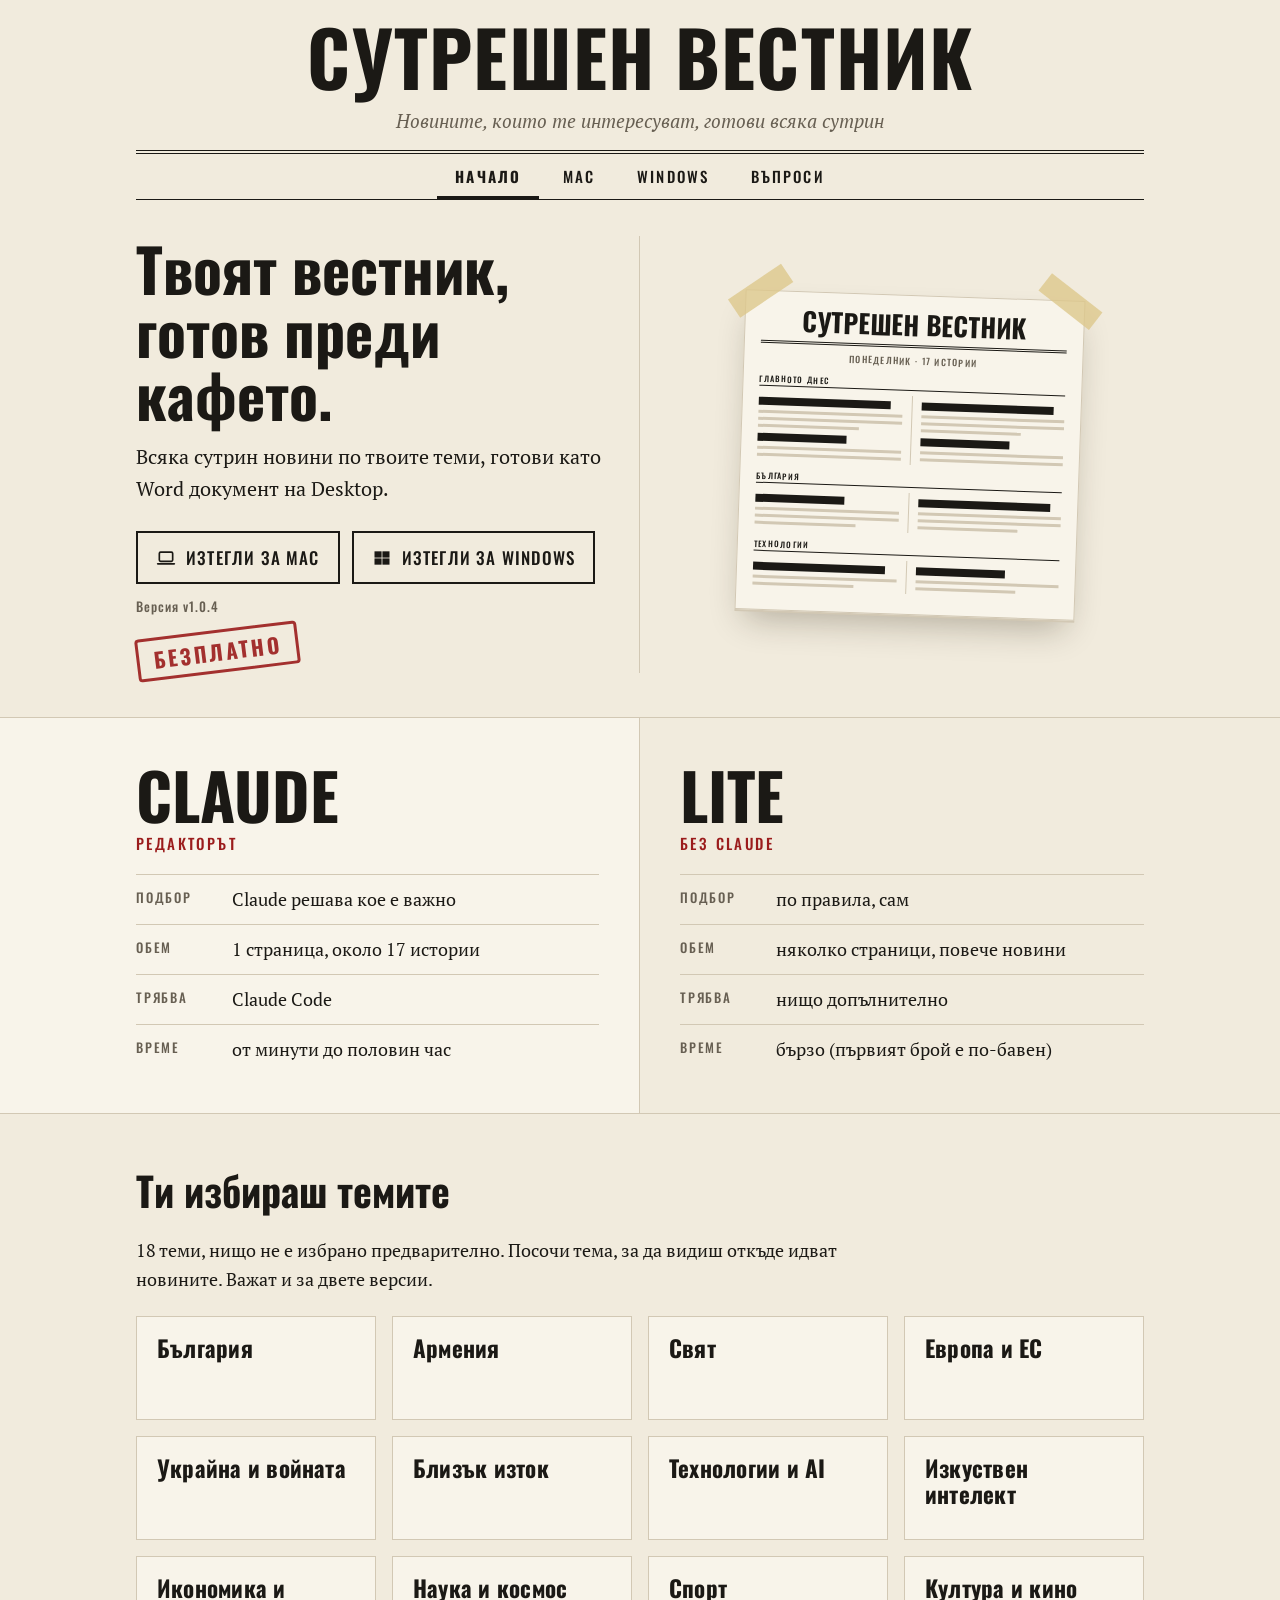
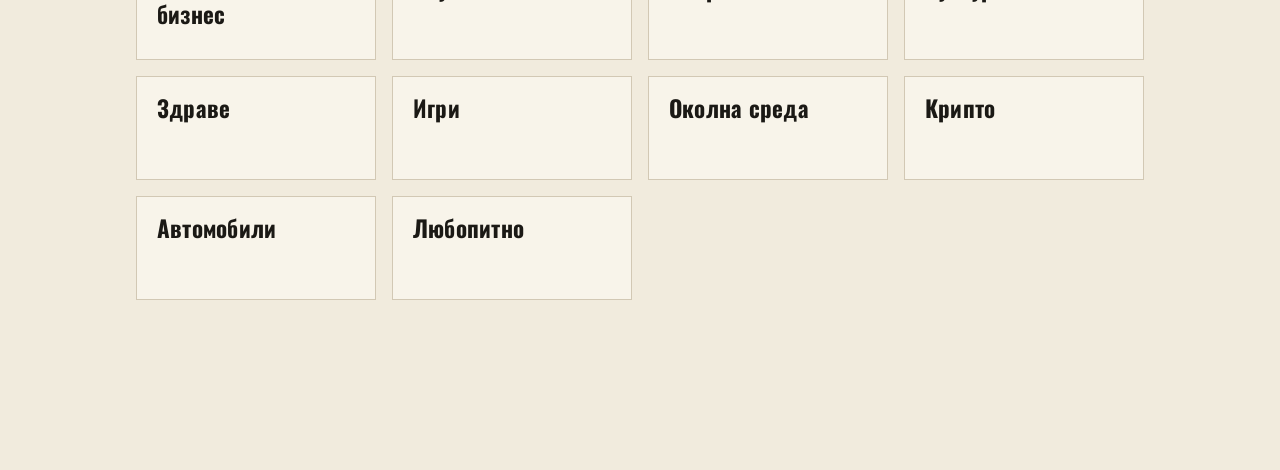
<file: docs/index.html>
<!doctype html>
<html lang="bg">
<head>
<meta charset="utf-8">
<meta name="viewport" content="width=device-width, initial-scale=1">
<title>Сутрешен вестник</title>
<meta name="description" content="Всяка сутрин новини по твоите теми, готови като Word документ на Desktop. За Mac и Windows, безплатно.">
<meta property="og:type" content="website">
<meta property="og:locale" content="bg_BG">
<meta property="og:title" content="Сутрешен вестник">
<meta property="og:description" content="Всяка сутрин новини по твоите теми, готови като Word документ на Desktop. За Mac и Windows, безплатно.">
<meta property="og:url" content="https://sako4018.github.io/newspaper/">
<meta property="og:image" content="https://sako4018.github.io/newspaper/og.png">
<meta property="og:image:width" content="1200">
<meta property="og:image:height" content="630">
<meta name="twitter:card" content="summary_large_image">
<link rel="preconnect" href="https://fonts.googleapis.com">
<link rel="preconnect" href="https://fonts.gstatic.com" crossorigin>
<link href="https://fonts.googleapis.com/css2?family=Caveat:wght@700&family=Oswald:wght@500;700&family=PT+Serif:ital,wght@0,400;0,700;1,400&display=swap" rel="stylesheet">
<link rel="icon" href="favicon.svg" type="image/svg+xml">
<link rel="stylesheet" href="style.css">
<script src="site.js" defer></script>
</head>
<body>
<a class="skip" href="#main">Към съдържанието</a>
<div class="wrap">

  <header class="masthead">
    <a class="name" href="index.html">Сутрешен вестник</a>
    <p>Новините, които те интересуват, готови всяка сутрин</p>
  </header>
  <nav class="tabs" aria-label="Страници">
    <a href="index.html" aria-current="page">Начало</a>
    <a href="mac.html">Mac</a>
    <a href="windows.html">Windows</a>
    <a href="vaprosi.html">Въпроси</a>
  </nav>

  <main id="main" class="front">
    <div class="lead">
      <h1>Твоят вестник, готов преди кафето.</h1>
      <p class="sub">Всяка сутрин новини по твоите теми, готови като Word документ на Desktop.</p>

      <div class="actions">
        <div class="buttons" id="buttons">
          <a class="btn" id="btn-mac" href="https://github.com/sako4018/newspaper/releases/latest/download/Sutreshen-Vestnik.zip">
            <svg viewBox="0 0 24 24" fill="none" stroke="currentColor" stroke-width="2" stroke-linecap="round" stroke-linejoin="round" aria-hidden="true"><rect x="4" y="5" width="16" height="11" rx="1.500"/><path d="M2 19h20"/></svg>
            Изтегли за Mac
          </a>
          <a class="btn" id="btn-win" href="https://github.com/sako4018/newspaper/releases/latest/download/Sutreshen-Vestnik-Setup.exe">
            <svg viewBox="0 0 24 24" fill="currentColor" aria-hidden="true"><rect x="3" y="4" width="8.500" height="7.500"/><rect x="12.500" y="4" width="8.500" height="7.500"/><rect x="3" y="12.500" width="8.500" height="7.500"/><rect x="12.500" y="12.500" width="8.500" height="7.500"/></svg>
            Изтегли за Windows
          </a>
          <p class="ver">Версия <span data-ver>v1.0.4</span></p>
        </div>
        <span class="stamp" aria-hidden="true">Безплатно</span>
      </div>
    </div>

    <div class="showcase" aria-hidden="true">
      <div class="paper">
        <div class="m-title">Сутрешен вестник</div>
        <div class="m-date">Понеделник · 17 истории</div>
        <div class="m-label">Главното днес</div>
        <div class="m-cols">
          <div><div class="m-head"></div><div class="m-line"></div><div class="m-line"></div><div class="m-line s"></div><div class="m-head s"></div><div class="m-line"></div><div class="m-line"></div></div>
          <div><div class="m-head"></div><div class="m-line"></div><div class="m-line"></div><div class="m-line s"></div><div class="m-head s"></div><div class="m-line"></div><div class="m-line"></div></div>
        </div>
        <div class="m-label">България</div>
        <div class="m-cols">
          <div><div class="m-head s"></div><div class="m-line"></div><div class="m-line"></div><div class="m-line s"></div></div>
          <div><div class="m-head"></div><div class="m-line"></div><div class="m-line"></div><div class="m-line s"></div></div>
        </div>
        <div class="m-label">Технологии</div>
        <div class="m-cols">
          <div><div class="m-head"></div><div class="m-line"></div><div class="m-line s"></div></div>
          <div><div class="m-head s"></div><div class="m-line"></div><div class="m-line s"></div></div>
        </div>
      </div>
    </div>
  </main>

  </div>

  <section class="versions" aria-labelledby="v-h">
    <h2 id="v-h" class="sr-only">Две версии</h2>
    <div class="side claude">
      <div class="inner">
        <h3>Claude</h3>
        <p class="tag">Редакторът</p>
        <dl>
          <div><dt>Подбор</dt><dd>Claude решава кое е важно</dd></div>
          <div><dt>Обем</dt><dd>1 страница, около 17 истории</dd></div>
          <div><dt>Трябва</dt><dd>Claude Code</dd></div>
          <div><dt>Време</dt><dd>от минути до половин час</dd></div>
        </dl>
      </div>
    </div>
    <div class="side lite">
      <div class="inner">
        <h3>Lite</h3>
        <p class="tag">Без Claude</p>
        <dl>
          <div><dt>Подбор</dt><dd>по правила, сам</dd></div>
          <div><dt>Обем</dt><dd>няколко страници, повече новини</dd></div>
          <div><dt>Трябва</dt><dd>нищо допълнително</dd></div>
          <div><dt>Време</dt><dd>бързо (първият брой е по-бавен)</dd></div>
        </dl>
      </div>
    </div>
  </section>

  <div class="wrap">
  <section class="topics" aria-labelledby="t-h">
    <h2 id="t-h" class="section-title">Ти избираш темите</h2>
    <p class="lede">18 теми, нищо не е избрано предварително. Посочи тема, за да видиш откъде идват новините. Важат и за двете версии.</p>
    <ul class="tgrid">
        <li class="tcard" tabindex="0">
          <div class="pop">
            <h3>България</h3>
            <p class="src"><b>Източници</b>БТА, Дневник, Медиапул, Капитал, Actualno, Club Z</p>
          </div>
        </li>
        <li class="tcard" tabindex="0">
          <div class="pop">
            <h3>Армения</h3>
            <p class="src"><b>Източници</b>News.am, News.am RU, Asbarez, Hetq, Azatutyun, Aravot</p>
          </div>
        </li>
        <li class="tcard" tabindex="0">
          <div class="pop">
            <h3>Свят</h3>
            <p class="src"><b>Източници</b>BBC World, The Guardian, Al Jazeera, DW, Euronews, NYT World, France 24, Politico EU, Bloomberg</p>
          </div>
        </li>
        <li class="tcard" tabindex="0">
          <div class="pop">
            <h3>Европа и ЕС</h3>
            <p class="src"><b>Източници</b>Guardian Europe, Politico EU, France 24 Europe, BBC Europe</p>
          </div>
        </li>
        <li class="tcard" tabindex="0">
          <div class="pop">
            <h3>Украйна и войната</h3>
            <p class="src"><b>Източници</b>Ukrinform, Kyiv Post, Ukrainska Pravda EN, Kyiv Independent, Guardian Ukraine</p>
          </div>
        </li>
        <li class="tcard" tabindex="0">
          <div class="pop">
            <h3>Близък изток</h3>
            <p class="src"><b>Източници</b>Arab News, The National, Middle East Eye, Haaretz, Al-Monitor, Guardian Middle East, BBC Middle East</p>
          </div>
        </li>
        <li class="tcard" tabindex="0">
          <div class="pop">
            <h3>Технологии и AI</h3>
            <p class="src"><b>Източници</b>Ars Technica, The Verge, TechCrunch, Wired, Techmeme, Kaldata, Tom&#x27;s Hardware</p>
          </div>
        </li>
        <li class="tcard" tabindex="0">
          <div class="pop">
            <h3>Изкуствен интелект</h3>
            <p class="src"><b>Източници</b>The Decoder, TechCrunch AI, The Verge AI, Wired AI, Ars Technica AI</p>
          </div>
        </li>
        <li class="tcard" tabindex="0">
          <div class="pop">
            <h3>Икономика и бизнес</h3>
            <p class="src"><b>Източници</b>MarketWatch, BBC Business, Guardian Business, Investing.com, CNBC</p>
          </div>
        </li>
        <li class="tcard" tabindex="0">
          <div class="pop">
            <h3>Наука и космос</h3>
            <p class="src"><b>Източници</b>Phys.org, ScienceDaily, BBC Science, NASA</p>
          </div>
        </li>
        <li class="tcard" tabindex="0">
          <div class="pop">
            <h3>Спорт</h3>
            <p class="src"><b>Източници</b>BBC Sport, ESPN, Sky Sports, Guardian Sport, Gong.bg</p>
          </div>
        </li>
        <li class="tcard" tabindex="0">
          <div class="pop">
            <h3>Култура и кино</h3>
            <p class="src"><b>Източници</b>Guardian Culture, BBC Arts, Variety</p>
          </div>
        </li>
        <li class="tcard" tabindex="0">
          <div class="pop">
            <h3>Здраве</h3>
            <p class="src"><b>Източници</b>BBC Health, Guardian Health, NPR Health, Medical Xpress, ScienceDaily Health</p>
          </div>
        </li>
        <li class="tcard" tabindex="0">
          <div class="pop">
            <h3>Игри</h3>
            <p class="src"><b>Източници</b>IGN, Polygon, PC Gamer, Eurogamer</p>
          </div>
        </li>
        <li class="tcard" tabindex="0">
          <div class="pop">
            <h3>Околна среда</h3>
            <p class="src"><b>Източници</b>Guardian Environment, BBC Science &amp; Env, Inside Climate News, Phys.org Earth</p>
          </div>
        </li>
        <li class="tcard" tabindex="0">
          <div class="pop">
            <h3>Крипто</h3>
            <p class="src"><b>Източници</b>Cointelegraph, BeInCrypto, CryptoSlate, Decrypt</p>
          </div>
        </li>
        <li class="tcard" tabindex="0">
          <div class="pop">
            <h3>Автомобили</h3>
            <p class="src"><b>Източници</b>Motor1, Jalopnik, Carscoops</p>
          </div>
        </li>
        <li class="tcard" tabindex="0">
          <div class="pop">
            <h3>Любопитно</h3>
            <p class="src"><b>Източници</b>Mental Floss, Good News Network, Live Science, Atlas Obscura, Smithsonian, UPI Odd News</p>
          </div>
        </li>
    </ul>
  </section>

</div>
</body>
</html>
</file>
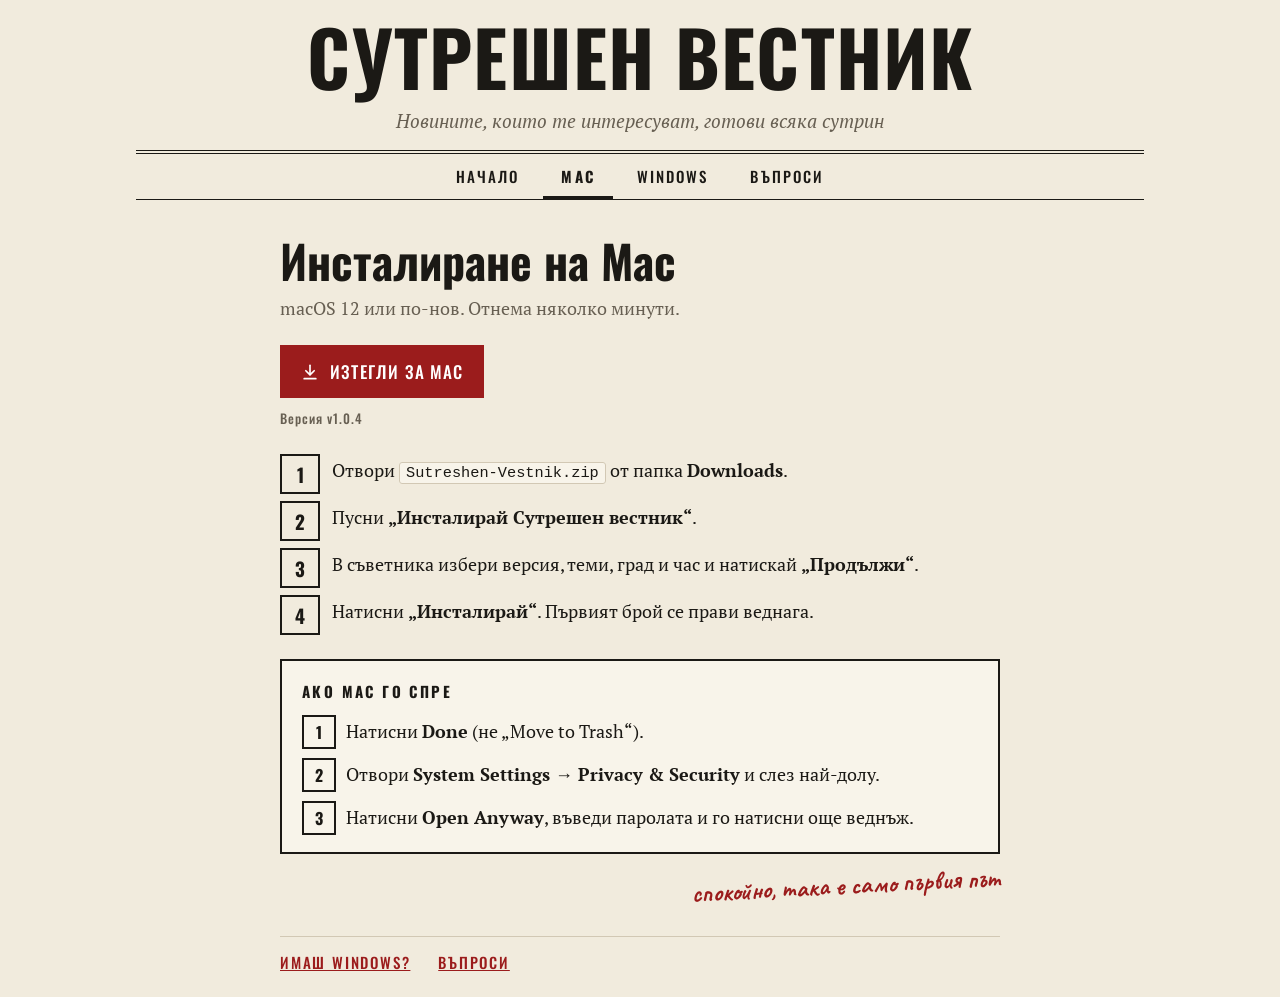
<file: docs/mac.html>
<!doctype html>
<html lang="bg">
<head>
<meta charset="utf-8">
<meta name="viewport" content="width=device-width, initial-scale=1">
<title>Инсталиране на Mac – Сутрешен вестник</title>
<meta name="description" content="Как се инсталира Сутрешен вестник на Mac: сваляш, пускаш и избираш темите си.">
<meta property="og:type" content="website">
<meta property="og:locale" content="bg_BG">
<meta property="og:title" content="Инсталиране на Mac – Сутрешен вестник">
<meta property="og:description" content="Как се инсталира Сутрешен вестник на Mac: сваляш, пускаш и избираш темите си.">
<meta property="og:url" content="https://sako4018.github.io/newspaper/mac.html">
<meta property="og:image" content="https://sako4018.github.io/newspaper/og.png">
<meta property="og:image:width" content="1200">
<meta property="og:image:height" content="630">
<meta name="twitter:card" content="summary_large_image">
<link rel="preconnect" href="https://fonts.googleapis.com">
<link rel="preconnect" href="https://fonts.gstatic.com" crossorigin>
<link href="https://fonts.googleapis.com/css2?family=Caveat:wght@700&family=Oswald:wght@500;700&family=PT+Serif:ital,wght@0,400;0,700;1,400&display=swap" rel="stylesheet">
<link rel="icon" href="favicon.svg" type="image/svg+xml">
<link rel="stylesheet" href="style.css">
<script src="site.js" defer></script>
</head>
<body>
<a class="skip" href="#main">Към съдържанието</a>
<div class="wrap">

  <header class="masthead">
    <a class="name" href="index.html">Сутрешен вестник</a>
    <p>Новините, които те интересуват, готови всяка сутрин</p>
  </header>
  <nav class="tabs" aria-label="Страници">
    <a href="index.html">Начало</a>
    <a href="mac.html" aria-current="page">Mac</a>
    <a href="windows.html">Windows</a>
    <a href="vaprosi.html">Въпроси</a>
  </nav>

  <main id="main" class="page">
    <h1>Инсталиране на Mac</h1>
    <p class="sub">macOS 12 или по-нов. Отнема няколко минути.</p>
    <a class="btn primary" href="https://github.com/sako4018/newspaper/releases/latest/download/Sutreshen-Vestnik.zip">
      <svg viewBox="0 0 24 24" fill="none" stroke="currentColor" stroke-width="2" stroke-linecap="round" stroke-linejoin="round" aria-hidden="true"><path d="M12 4v11"/><path d="M7 10.500l5 5 5-5"/><path d="M5 20h14"/></svg>
      Изтегли за Mac
    </a>
    <p class="ver">Версия <span data-ver>v1.0.4</span></p>

    <ol class="steps">
      <li>Отвори <code>Sutreshen-Vestnik.zip</code> от папка <b>Downloads</b>.</li>
      <li>Пусни <b>„Инсталирай Сутрешен вестник“</b>.</li>
      <li>В съветника избери версия, теми, град и час и натискай <b>„Продължи“</b>.</li>
      <li>Натисни <b>„Инсталирай“</b>. Първият брой се прави веднага.</li>
    </ol>

    <section class="warn" aria-labelledby="stop">
      <h2 id="stop">Ако Mac го спре</h2>
      <ol class="steps">
        <li>Натисни <b>Done</b> (не „Move to Trash“).</li>
        <li>Отвори <b>System Settings → Privacy &amp; Security</b> и слез най-долу.</li>
        <li>Натисни <b>Open Anyway</b>, въведи паролата и го натисни още веднъж.</li>
      </ol>
    </section>
    <p class="aside" aria-hidden="true"><span class="note">спокойно, така е само първия път</span></p>

    <p class="more"><a href="windows.html">Имаш Windows?</a> <a href="vaprosi.html">Въпроси</a></p>
  </main>

</div>
</body>
</html>
</file>
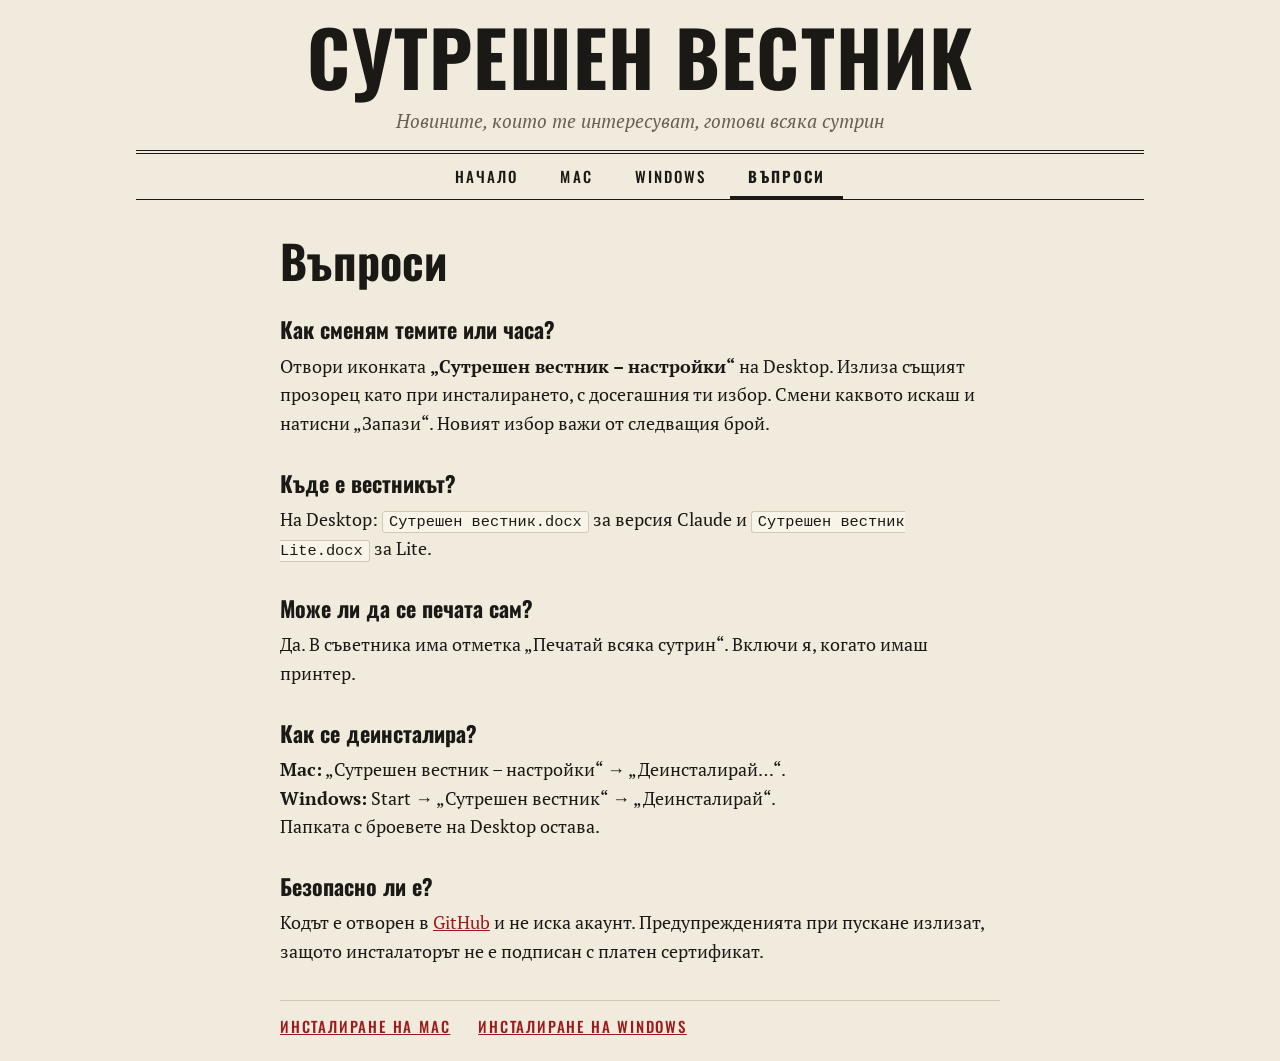
<file: docs/vaprosi.html>
<!doctype html>
<html lang="bg">
<head>
<meta charset="utf-8">
<meta name="viewport" content="width=device-width, initial-scale=1">
<title>Въпроси – Сутрешен вестник</title>
<meta name="description" content="Кратки отговори: как се сменят темите, къде е вестникът, как се печата и как се деинсталира.">
<meta property="og:type" content="website">
<meta property="og:locale" content="bg_BG">
<meta property="og:title" content="Въпроси – Сутрешен вестник">
<meta property="og:description" content="Кратки отговори: как се сменят темите, къде е вестникът, как се печата и как се деинсталира.">
<meta property="og:url" content="https://sako4018.github.io/newspaper/vaprosi.html">
<meta property="og:image" content="https://sako4018.github.io/newspaper/og.png">
<meta property="og:image:width" content="1200">
<meta property="og:image:height" content="630">
<meta name="twitter:card" content="summary_large_image">
<link rel="preconnect" href="https://fonts.googleapis.com">
<link rel="preconnect" href="https://fonts.gstatic.com" crossorigin>
<link href="https://fonts.googleapis.com/css2?family=Caveat:wght@700&family=Oswald:wght@500;700&family=PT+Serif:ital,wght@0,400;0,700;1,400&display=swap" rel="stylesheet">
<link rel="icon" href="favicon.svg" type="image/svg+xml">
<link rel="stylesheet" href="style.css">
<script src="site.js" defer></script>
</head>
<body>
<a class="skip" href="#main">Към съдържанието</a>
<div class="wrap">

  <header class="masthead">
    <a class="name" href="index.html">Сутрешен вестник</a>
    <p>Новините, които те интересуват, готови всяка сутрин</p>
  </header>
  <nav class="tabs" aria-label="Страници">
    <a href="index.html">Начало</a>
    <a href="mac.html">Mac</a>
    <a href="windows.html">Windows</a>
    <a href="vaprosi.html" aria-current="page">Въпроси</a>
  </nav>

  <main id="main" class="page">
    <h1>Въпроси</h1>

    <div class="faq">
      <h2>Как сменям темите или часа?</h2>
      <p>Отвори иконката <b>„Сутрешен вестник – настройки“</b> на Desktop. Излиза същият прозорец като при инсталирането, с досегашния ти избор. Смени каквото искаш и натисни „Запази“. Новият избор важи от следващия брой.</p>

      <h2>Къде е вестникът?</h2>
      <p>На Desktop: <code>Сутрешен вестник.docx</code> за версия Claude и <code>Сутрешен вестник Lite.docx</code> за Lite.</p>

      <h2>Може ли да се печата сам?</h2>
      <p>Да. В съветника има отметка „Печатай всяка сутрин“. Включи я, когато имаш принтер.</p>

      <h2>Как се деинсталира?</h2>
      <p><b>Mac:</b> „Сутрешен вестник – настройки“ → „Деинсталирай…“.<br><b>Windows:</b> Start → „Сутрешен вестник“ → „Деинсталирай“.<br>Папката с броевете на Desktop остава.</p>

      <h2>Безопасно ли е?</h2>
      <p>Кодът е отворен в <a href="https://github.com/sako4018/newspaper">GitHub</a> и не иска акаунт. Предупрежденията при пускане излизат, защото инсталаторът не е подписан с платен сертификат.</p>
    </div>

    <p class="more"><a href="mac.html">Инсталиране на Mac</a> <a href="windows.html">Инсталиране на Windows</a></p>
  </main>

</div>
</body>
</html>
</file>
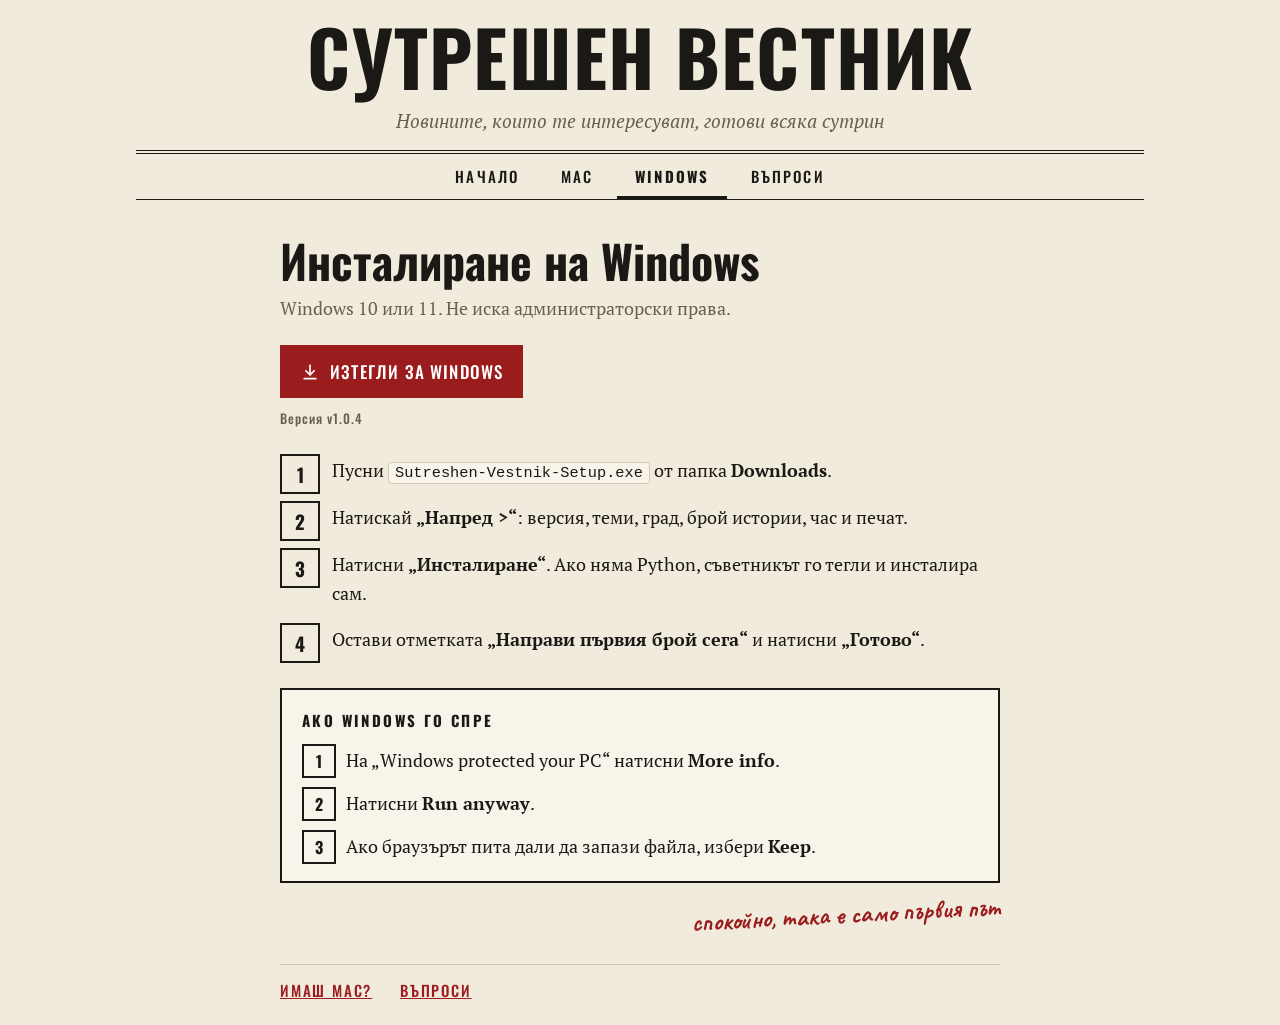
<file: docs/windows.html>
<!doctype html>
<html lang="bg">
<head>
<meta charset="utf-8">
<meta name="viewport" content="width=device-width, initial-scale=1">
<title>Инсталиране на Windows – Сутрешен вестник</title>
<meta name="description" content="Как се инсталира Сутрешен вестник на Windows: сваляш, пускаш и натискаш „Напред“.">
<meta property="og:type" content="website">
<meta property="og:locale" content="bg_BG">
<meta property="og:title" content="Инсталиране на Windows – Сутрешен вестник">
<meta property="og:description" content="Как се инсталира Сутрешен вестник на Windows: сваляш, пускаш и натискаш „Напред“.">
<meta property="og:url" content="https://sako4018.github.io/newspaper/windows.html">
<meta property="og:image" content="https://sako4018.github.io/newspaper/og.png">
<meta property="og:image:width" content="1200">
<meta property="og:image:height" content="630">
<meta name="twitter:card" content="summary_large_image">
<link rel="preconnect" href="https://fonts.googleapis.com">
<link rel="preconnect" href="https://fonts.gstatic.com" crossorigin>
<link href="https://fonts.googleapis.com/css2?family=Caveat:wght@700&family=Oswald:wght@500;700&family=PT+Serif:ital,wght@0,400;0,700;1,400&display=swap" rel="stylesheet">
<link rel="icon" href="favicon.svg" type="image/svg+xml">
<link rel="stylesheet" href="style.css">
<script src="site.js" defer></script>
</head>
<body>
<a class="skip" href="#main">Към съдържанието</a>
<div class="wrap">

  <header class="masthead">
    <a class="name" href="index.html">Сутрешен вестник</a>
    <p>Новините, които те интересуват, готови всяка сутрин</p>
  </header>
  <nav class="tabs" aria-label="Страници">
    <a href="index.html">Начало</a>
    <a href="mac.html">Mac</a>
    <a href="windows.html" aria-current="page">Windows</a>
    <a href="vaprosi.html">Въпроси</a>
  </nav>

  <main id="main" class="page">
    <h1>Инсталиране на Windows</h1>
    <p class="sub">Windows 10 или 11. Не иска администраторски права.</p>
    <a class="btn primary" href="https://github.com/sako4018/newspaper/releases/latest/download/Sutreshen-Vestnik-Setup.exe">
      <svg viewBox="0 0 24 24" fill="none" stroke="currentColor" stroke-width="2" stroke-linecap="round" stroke-linejoin="round" aria-hidden="true"><path d="M12 4v11"/><path d="M7 10.500l5 5 5-5"/><path d="M5 20h14"/></svg>
      Изтегли за Windows
    </a>
    <p class="ver">Версия <span data-ver>v1.0.4</span></p>

    <ol class="steps">
      <li>Пусни <code>Sutreshen-Vestnik-Setup.exe</code> от папка <b>Downloads</b>.</li>
      <li>Натискай <b>„Напред &gt;“</b>: версия, теми, град, брой истории, час и печат.</li>
      <li>Натисни <b>„Инсталиране“</b>. Ако няма Python, съветникът го тегли и инсталира сам.</li>
      <li>Остави отметката <b>„Направи първия брой сега“</b> и натисни <b>„Готово“</b>.</li>
    </ol>

    <section class="warn" aria-labelledby="stop">
      <h2 id="stop">Ако Windows го спре</h2>
      <ol class="steps">
        <li>На „Windows protected your PC“ натисни <b>More info</b>.</li>
        <li>Натисни <b>Run anyway</b>.</li>
        <li>Ако браузърът пита дали да запази файла, избери <b>Keep</b>.</li>
      </ol>
    </section>
    <p class="aside" aria-hidden="true"><span class="note">спокойно, така е само първия път</span></p>

    <p class="more"><a href="mac.html">Имаш Mac?</a> <a href="vaprosi.html">Въпроси</a></p>
  </main>

</div>
</body>
</html>
</file>
<file: docs/style.css>
/* Сутрешен вестник: стил на сайта за сваляне. Принципите са в STYLE.md. */

:root {
  --paper: #f1ebdd;
  --sheet: #f8f4ea;
  --ink: #1b1915;
  --muted: #675f52;
  --soft: #d2c8b4;
  --accent: #9b1c1c;
  --accent-ink: #ffffff;
  --tape: rgba(222, 201, 140, .8);
  --shadow: rgba(40, 30, 10, .3);
  --display: "Oswald", "Arial Narrow", Impact, sans-serif;
  --text: "PT Serif", Georgia, "Times New Roman", serif;
  --hand: "Caveat", "Segoe Script", cursive;
  color-scheme: light;
}
@media (prefers-color-scheme: dark) {
  :root:not([data-theme="light"]) {
    --paper: #141311;
    --sheet: #1d1b18;
    --ink: #ece6d8;
    --muted: #a69c8a;
    --soft: #3a352c;
    --accent: #e0645c;
    --accent-ink: #1a0b0a;
    --tape: rgba(170, 140, 80, .55);
    --shadow: rgba(0, 0, 0, .6);
    color-scheme: dark;
  }
}
:root[data-theme="dark"] {
  --paper: #141311;
  --sheet: #1d1b18;
  --ink: #ece6d8;
  --muted: #a69c8a;
  --soft: #3a352c;
  --accent: #e0645c;
  --accent-ink: #1a0b0a;
  --tape: rgba(170, 140, 80, .55);
  --shadow: rgba(0, 0, 0, .6);
  color-scheme: dark;
}

* { box-sizing: border-box; }
html { scroll-behavior: smooth; }
body {
  margin: 0;
  background: var(--paper);
  color: var(--ink);
  font: 18px/1.6 var(--text);
  -webkit-font-smoothing: antialiased;
}
a { color: var(--accent); }
:focus-visible { outline: 3px solid var(--accent); outline-offset: 3px; }
.wrap { max-width: 1040px; margin: 0 auto; padding: 0 16px; }
.skip { position: absolute; left: -999px; top: 8px; background: var(--ink); color: var(--paper); padding: 8px 14px; z-index: 10; }
.skip:focus { left: 8px; }

/* ---------- Горна част: име, раздели ---------- */
.masthead { text-align: center; padding: 20px 0 14px; border-bottom: 4px double var(--ink); }
.masthead .name {
  display: inline-block; color: var(--ink); text-decoration: none;
  font: 700 clamp(40px, 8vw, 76px)/.95 var(--display); text-transform: uppercase; letter-spacing: .015em;
}
.masthead p { margin: 8px 0 0; font-style: italic; color: var(--muted); font-size: clamp(15px, 2.4vw, 19px); }
.tabs { display: flex; justify-content: center; flex-wrap: wrap; gap: 0 6px; border-bottom: 1px solid var(--ink); }
.tabs a {
  padding: 11px 18px 9px; color: var(--ink); text-decoration: none; border-bottom: 3px solid transparent;
  font: 500 15px var(--display); letter-spacing: .14em; text-transform: uppercase;
}
.tabs a:hover { border-bottom-color: var(--soft); }
.tabs a[aria-current="page"] { font-weight: 700; border-bottom-color: var(--ink); }

/* ---------- Заглавия и бутони ---------- */
h1, h2, h3 { font-family: var(--display); font-weight: 700; margin: 0; }
h1 { line-height: 1.05; }
.btn {
  display: inline-flex; align-items: center; gap: 10px; text-decoration: none; color: var(--ink); background: transparent;
  border: 2px solid var(--ink); padding: 12px 18px;
  font: 500 17px var(--display); letter-spacing: .07em; text-transform: uppercase;
  transition: transform .12s ease, box-shadow .12s ease;
}
.btn svg { width: 20px; height: 20px; flex: none; }
.btn:hover { transform: translate(-2px, -2px); box-shadow: 4px 4px 0 var(--ink); }
.btn.primary { background: var(--accent); border-color: var(--accent); color: var(--accent-ink); }

/* ---------- Ръчни детайли (само тези три) ---------- */
.stamp {
  display: inline-block; border: 3px solid var(--accent); color: var(--accent); border-radius: 4px;
  font: 700 21px var(--display); letter-spacing: .13em; text-transform: uppercase; padding: 3px 14px; transform: rotate(-7deg); opacity: .9;
}
.note { display: inline-block; font: 700 26px/1.1 var(--hand); color: var(--accent); transform: rotate(-3deg); }
.paper {
  position: relative; width: min(100%, 340px); background: var(--sheet); border: 1px solid var(--soft);
  padding: 16px 16px 20px; transform: rotate(2deg);
  box-shadow: 0 2px 0 var(--soft), 0 18px 34px -10px var(--shadow);
}
.paper::before, .paper::after {
  content: ""; position: absolute; top: -11px; width: 64px; height: 22px; background: var(--tape);
}
.paper::before { left: -18px; transform: rotate(-36deg); }
.paper::after { right: -18px; transform: rotate(36deg); }
.m-title { font: 700 26px/1 var(--display); text-transform: uppercase; text-align: center; border-bottom: 3px double var(--ink); padding-bottom: 7px; }
.m-date { text-align: center; font: 500 9px var(--display); letter-spacing: .14em; text-transform: uppercase; color: var(--muted); margin: 6px 0 8px; }
.m-label { font: 500 8px var(--display); letter-spacing: .16em; text-transform: uppercase; border-bottom: 1px solid var(--ink); margin: 9px 0 5px; padding-bottom: 1px; }
.m-cols { display: grid; grid-template-columns: 1fr 1fr; }
.m-cols > div { padding-right: 9px; }
.m-cols > div + div { padding: 0 0 0 9px; border-left: 1px solid var(--soft); }
.m-head { height: 8px; background: var(--ink); margin: 6px 0 5px; width: 92%; }
.m-head.s { width: 62%; }
.m-line { height: 3px; background: var(--soft); margin: 4px 0; }
.m-line.s { width: 70%; }

/* ---------- Начало ---------- */
.front { display: grid; grid-template-columns: 1fr 1fr; gap: 0; padding: 36px 0 44px; }
.lead { padding-right: 36px; border-right: 1px solid var(--soft); }
.lead h1 { font-size: clamp(36px, 5.5vw, 60px); margin: 0 0 16px; }
.lead .sub { font-size: 20px; margin: 0 0 26px; max-width: 30em; }
.actions { display: flex; flex-wrap: wrap; align-items: center; gap: 14px 22px; }
.buttons { display: flex; flex-wrap: wrap; gap: 12px; }
/* Версията под бутоните; site.js я сверява с последния Release */
.ver { margin: 10px 0 0; font: 500 13px var(--display); letter-spacing: .08em; color: var(--muted); }
.buttons .ver { flex-basis: 100%; margin: 0; }
.showcase { padding-left: 36px; display: flex; align-items: center; justify-content: center; }

/* ---------- Версии и теми (начало) ---------- */
.sr-only { position: absolute; width: 1px; height: 1px; overflow: hidden; clip: rect(0 0 0 0); white-space: nowrap; }
.versions { display: grid; grid-template-columns: 1fr 1fr; border-top: 1px solid var(--soft); border-bottom: 1px solid var(--soft); }
.side { padding: 44px 40px 40px; }
.side .inner { max-width: 500px; }
.side.claude { background: var(--sheet); padding-left: max(16px, calc((100vw - 1040px) / 2 + 16px)); border-right: 1px solid var(--soft); }
.side.lite { padding-right: max(16px, calc((100vw - 1040px) / 2 + 16px)); }
.side h3 { font-size: clamp(40px, 6vw, 64px); line-height: 1; text-transform: uppercase; }
.side .tag { margin: 6px 0 20px; font: 500 15px var(--display); letter-spacing: .16em; text-transform: uppercase; color: var(--accent); }
.side dl { margin: 0; }
.side dl > div { display: grid; grid-template-columns: 84px 1fr; gap: 12px; padding: 10px 0; border-top: 1px solid var(--soft); }
.side dt { font: 500 13px/1.9 var(--display); letter-spacing: .14em; text-transform: uppercase; color: var(--muted); }
.side dd { margin: 0; }
.section-title { font-size: clamp(28px, 4vw, 40px); margin: 0 0 22px; }
.topics { padding: 44px 0 170px; }
.lede { margin: -8px 0 22px; max-width: 40em; }
.tgrid { list-style: none; margin: 0; padding: 0; display: grid; grid-template-columns: repeat(4, 1fr); gap: 16px; }
.tcard { position: relative; height: 104px; outline: none; cursor: pointer; }
.tcard .pop {
  position: absolute; top: 0; left: 0; right: 0; min-height: 100%; background: var(--sheet);
  border: 1px solid var(--soft); padding: 18px 20px; transition: transform .18s ease, box-shadow .18s ease, border-color .18s ease;
  transform-origin: top center;
}
.tcard:nth-child(4n+1) .pop { transform-origin: top left; }
.tcard:nth-child(4n) .pop { transform-origin: top right; }
.tcard h3 { font-size: 23px; line-height: 1.15; letter-spacing: .01em; }
.tcard .src { display: none; margin: 8px 0 0; padding-top: 8px; border-top: 1px solid var(--soft); font-size: 13px; line-height: 1.45; color: var(--muted); }
.tcard .src b { display: block; font: 500 11px var(--display); letter-spacing: .16em; text-transform: uppercase; color: var(--accent); margin-bottom: 1px; }
.tcard:hover, .tcard:focus-within { z-index: 5; }
.tcard:hover .pop, .tcard:focus-within .pop { transform: scale(1.06); border-color: var(--accent); box-shadow: 0 18px 34px -12px var(--shadow); }
.tcard:hover .src, .tcard:focus-within .src { display: block; }
.tcard:focus-visible .pop { outline: 3px solid var(--accent); outline-offset: 2px; }

/* ---------- Страници с инсталиране и въпроси ---------- */
.page { max-width: 720px; margin: 0 auto; padding: 36px 0 24px; }
.page h1 { font-size: clamp(30px, 5vw, 46px); margin: 0 0 10px; }
.page .sub { margin: 0 0 22px; color: var(--muted); }
ol.steps { margin: 28px 0 0; padding: 0; list-style: none; counter-reset: s; }
ol.steps li { counter-increment: s; position: relative; padding: 0 0 0 52px; margin: 0 0 18px; }
ol.steps li::before {
  content: counter(s); position: absolute; left: 0; top: -2px; width: 36px; height: 36px; border: 2px solid var(--ink);
  display: grid; place-items: center; font: 700 19px var(--display);
}
.warn { margin-top: 34px; border: 2px solid var(--ink); background: var(--sheet); padding: 18px 20px 6px; }
.warn h2 { font-size: 15px; letter-spacing: .16em; text-transform: uppercase; margin: 0 0 4px; }
.warn ol.steps { margin-top: 14px; }
.warn ol.steps li { padding-left: 44px; margin-bottom: 14px; }
.warn ol.steps li::before { width: 30px; height: 30px; font-size: 16px; }
.aside { margin: 18px 0 0; text-align: right; }
.more { margin: 34px 0 0; padding-top: 14px; border-top: 1px solid var(--soft); font: 500 15px var(--display); letter-spacing: .12em; text-transform: uppercase; }
.more a { margin-right: 22px; }

.faq { margin: 26px 0 0; }
.faq h2 { font-size: 22px; margin: 28px 0 4px; }
.faq p { margin: 0; }

code { font: .85em ui-monospace, Menlo, Consolas, monospace; background: var(--sheet); border: 1px solid var(--soft); padding: 1px 6px; border-radius: 3px; overflow-wrap: anywhere; }


/* ---------- Телефон ---------- */
@media (max-width: 820px) {
  .front { grid-template-columns: 1fr; padding-top: 28px; }
  .lead { padding-right: 0; border-right: 0; padding-bottom: 38px; border-bottom: 1px solid var(--soft); }
  .showcase { padding: 42px 26px 8px; }
  .btn { width: 100%; justify-content: center; }
  .buttons { width: 100%; }
  .tabs a { padding: 10px 11px 8px; font-size: 14px; letter-spacing: .1em; }
}
@media (prefers-reduced-motion: reduce) {
  html { scroll-behavior: auto; }
  .btn, .tcard { transition: none; }
}

@media (max-width: 1000px) {
  .tgrid { grid-template-columns: repeat(3, 1fr); }
  .tcard:nth-child(4n+1) .pop, .tcard:nth-child(4n) .pop { transform-origin: top center; }
  .tcard:nth-child(3n+1) .pop { transform-origin: top left; }
  .tcard:nth-child(3n) .pop { transform-origin: top right; }
}
@media (max-width: 820px) {
  .tgrid { grid-template-columns: 1fr 1fr; }
  .tcard:nth-child(n) .pop { transform-origin: top center; }
  .tcard:nth-child(2n+1) .pop { transform-origin: top left; }
  .tcard:nth-child(2n) .pop { transform-origin: top right; }
  .versions { grid-template-columns: 1fr; }
  .side, .side.claude, .side.lite { padding: 34px 16px 30px; }
  .side.claude { border-right: 0; border-bottom: 1px solid var(--soft); }
}
@media (max-width: 520px) {
  .tgrid { grid-template-columns: 1fr 1fr; gap: 10px; }
  .tcard { height: 84px; }
  .tcard .pop { padding: 14px; }
  .tcard h3 { font-size: 19px; }
  .tcard:nth-child(n) .pop { transform-origin: top center; }
  .tcard:nth-child(2n+1) .pop { transform-origin: top left; }
  .tcard:nth-child(2n) .pop { transform-origin: top right; }
}
@media (prefers-reduced-motion: reduce) {
  .tcard .pop { transition: none; }
}
</file>
